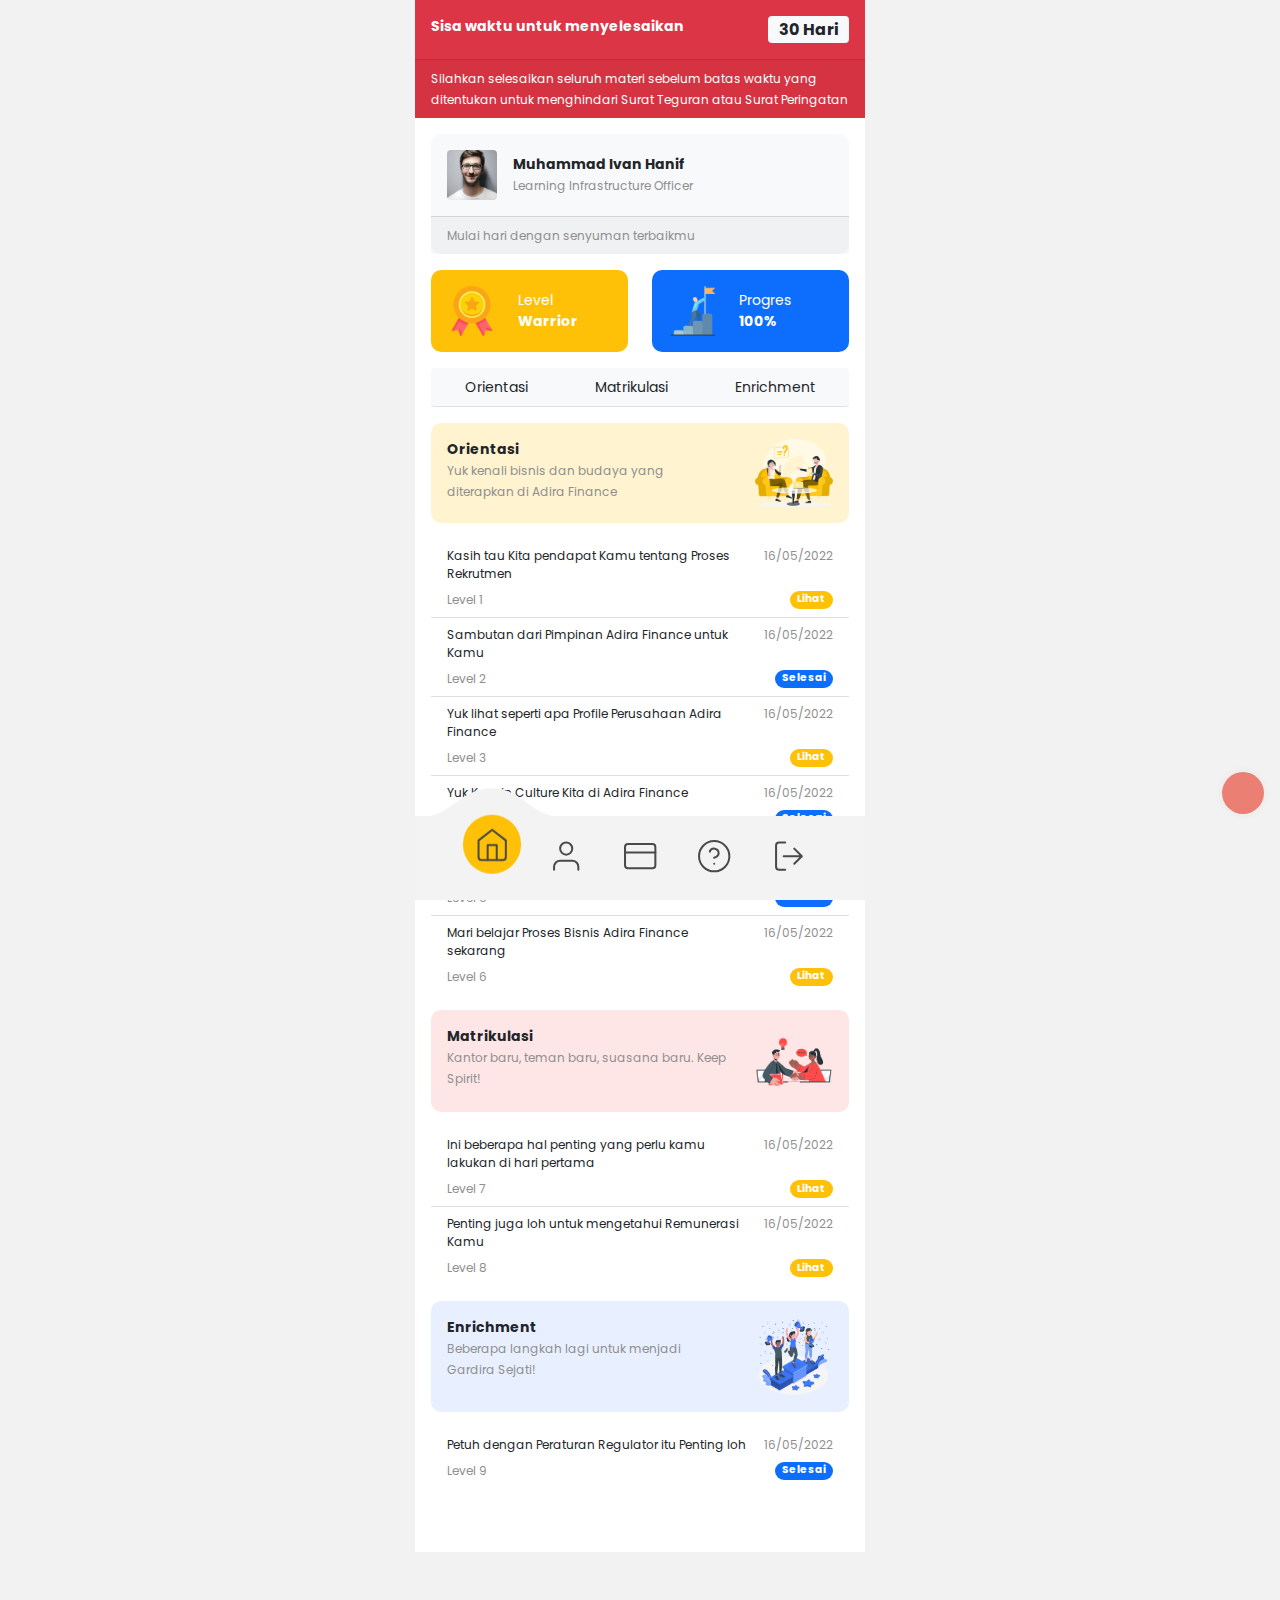
<file: index.html>
<!DOCTYPE html>
<html lang="en">

<head>
    <title>Home</title>
    <meta charset="UTF-8">
    <meta http-equiv="X-UA-Compatible" content="IE=edge">
    <meta name="viewport" content="width=device-width, initial-scale=1.0">
    <link rel="icon" type="image/x-icon" href="assets/img/gboard-logo.png">

    <!-- CDN -->
    <link href='https://fonts.googleapis.com/css?family=Poppins' rel='stylesheet'>
    <link rel="stylesheet" href="https://cdnjs.cloudflare.com/ajax/libs/animate.css/4.1.1/animate.min.css">
    <link rel="stylesheet" href="https://cdn.jsdelivr.net/npm/bootstrap-icons@1.8.3/font/bootstrap-icons.css">

    <!-- CSS -->
    <link rel="stylesheet" href="bootstrap/css/bootstrap.min.css">
    <link rel="stylesheet" href="assets/css/style.css">
    <link rel="stylesheet" href="assets/css/menu.css">
    <link rel="stylesheet" href="assets/css/scroll-up-button.css">

    <!-- CUSTOM CSS -->
    <style>
        .img-photo {
            width: 50px;
            height: 50px;
            object-fit: cover;
        }
    </style>
</head>

<body>
    <!-- WARNING BATAS PENGERJAAN -->
    <div class="card border-0 bg-danger rounded-0 text-white" style="max-width: 450px; margin:auto;">
        <div class="card-body d-flex justify-content-between fw-bold">
            Sisa waktu untuk menyelesaikan<span class="badge bg-light text-dark fs-6">30 Hari</span>
        </div>
        <div class="card-footer">
            <small class="text-white">Silahkan selesaikan seluruh materi sebelum batas waktu yang ditentukan
                untuk menghindari Surat Teguran atau Surat Peringatan</small>
        </div>
    </div>



    <div class="container p-3 mb-5">
        <!-- SCROLL UP BUTTON -->
        <a href="#" id="toTopBtn" class="rounded-circle cd-top text-replace js-cd-top cd-top--is-visible cd-top--fade-out"
            data-abc="true"></a>

        <!-- MENU -->
        <div class="row">
            <div class="col-12">
                <div class="fixed-bottom">
                    <menu class="menu">

                        <button class="menu__item active" style="--bgColorItem: #ffc107;">
                            <a href="index.html">
                                <svg class="icon" viewBox="0 0 24 24">
                                    <path d="M3 9l9-7 9 7v11a2 2 0 0 1-2 2H5a2 2 0 0 1-2-2z"></path>
                                    <polyline points="9 22 9 12 15 12 15 22"></polyline>
                                </svg>
                            </a>
                        </button>

                        <button class="menu__item" style="--bgColorItem: #ffc107;">
                            <a href="profile.html">
                                <svg class="icon" viewBox="0 0 24 24">
                                    <path d="M20 21v-2a4 4 0 0 0-4-4H8a4 4 0 0 0-4 4v2"></path>
                                    <circle cx="12" cy="7" r="4"></circle>
                                </svg>
                            </a>
                        </button>

                        <button class="menu__item" style="--bgColorItem: #ffc107;">
                            <a href="ecard.html">
                                <svg class="icon" viewBox="0 0 24 24">
                                    <rect x="2" y="4" width="20" height="16" rx="2" />
                                    <path d="M7 15h0M2 9.5h20" />
                                </svg>
                            </a>
                        </button>

                        <button class="menu__item" style="--bgColorItem: #ffc107;">
                            <a href="faq.html">
                                <svg class="icon" viewBox="0 0 24 24">
                                    <circle cx="12" cy="12" r="10"></circle>
                                    <path d="M9.09 9a3 3 0 0 1 5.83 1c0 2-3 3-3 3"></path>
                                    <line x1="12" y1="17" x2="12.01" y2="17"></line>
                                </svg>
                            </a>
                        </button>

                        <button class="menu__item" style="--bgColorItem:#ffc107;">
                            <a href="signin.html">
                                <svg class="icon" viewBox="0 0 24 24">
                                    <path d="M10 3H6a2 2 0 0 0-2 2v14c0 1.1.9 2 2 2h4M16 17l5-5-5-5M19.8 12H9" />
                                </svg>
                            </a>
                        </button>

                        <div class="menu__border"></div>

                    </menu>

                    <div class="svg-container">
                        <svg viewBox="0 0 202.9 45.5">
                            <clipPath id="menu" clipPathUnits="objectBoundingBox"
                                transform="scale(0.0049285362247413 0.021978021978022)">
                                <path d="M6.7,45.5c5.7,0.1,14.1-0.4,23.3-4c5.7-2.3,9.9-5,18.1-10.5c10.7-7.1,11.8-9.2,20.6-14.3c5-2.9,9.2-5.2,15.2-7
                              c7.1-2.1,13.3-2.3,17.6-2.1c4.2-0.2,10.5,0.1,17.6,2.1c6.1,1.8,10.2,4.1,15.2,7c8.8,5,9.9,7.1,20.6,14.3c8.3,5.5,12.4,8.2,18.1,10.5
                              c9.2,3.6,17.6,4.2,23.3,4H6.7z" />
                            </clipPath>
                        </svg>
                    </div>
                </div>
            </div>
        </div>

        <!-- USER PROFILE -->
        <div class="row mb-3">
            <div class="col-12">
                <div class="card bg-light border-0">
                    <div class="card-body d-flex justify-content-start">
                        <img class="img-photo rounded" width="50" src="assets/img/man.webp" alt="">
                        <div class="mt-1 ms-3">
                            <b>Muhammad Ivan Hanif</b><br>
                            <small>Learning Infrastructure Officer</small>
                        </div>
                    </div>
                    <div class="card-footer">
                        <small>Mulai hari dengan senyuman terbaikmu</small>
                    </div>
                </div>
            </div>
        </div>

        <!-- LEVEL & PROGRES -->
        <div class="row mb-3">
            <div class="col-6">
                <div class="card border-0 bg-warning text-white">
                    <div class="card-body">
                        <div class="row">
                            <div class="col-4 me-2">
                                <img width="50" src="assets/img/medal.png" alt="">
                            </div>
                            <div class="col-7 mt-1">
                                Level <br>
                                <b>Warrior</b>
                            </div>
                        </div>
                    </div>
                </div>
            </div>
            <div class="col-6">
                <div class="card border-0 h-100 bg-primary text-white">
                    <div class="card-body">
                        <div class="row">
                            <div class="col-4 me-2">
                                <img width="50" src="assets/img/goal.png" alt="">
                            </div>
                            <div class="col-7 mt-1">
                                Progres <br>
                                <b>100%</b>
                            </div>
                        </div>
                    </div>
                </div>
            </div>
        </div>

        <!-- MENU PAGE -->
        <div>
            <ul class="nav nav-tabs nav-fill bg-light rounded">
                <li class="nav-item">
                    <a href="#orientation" class="nav-link text-dark">Orientasi</a>
                </li>
                <li class="nav-item">
                    <a href="#matriculation" class="nav-link text-dark">Matrikulasi</a>
                </li>
                <li class="nav-item">
                    <a href="#enrichment" class="nav-link text-dark">Enrichment</a>
                </li>
            </ul>
        </div>

        <!-- ORIENTATION -->
        <div id="orientation" class="row pt-3 mb-3">
            <!-- BANNER -->
            <div class="col-12 mb-3">
                <div class="card border-0" style="background:#fff3d0;">
                    <div class="card-body row">
                        <div class="col-9">
                            <b>Orientasi</b><br>
                            <small>Yuk kenali bisnis dan budaya yang diterapkan di Adira Finance</small>
                        </div>
                        <img class="img-fluid col-3 rounded" width="100" src="assets/img/orientation.png" alt="">
                    </div>
                </div>
            </div>

            <!-- LIST -->
            <div class="col-12">
                <div class="mx-auto list-group list-group-flush">
                    <a href="#" class="list-group-item list-group-item-action" aria-current="true">
                        <div class="d-flex w-100 justify-content-between">
                            <p class="mb-2">Kasih tau Kita pendapat Kamu tentang Proses Rekrutmen</p>
                            <small class="ps-3">16/05/2022</small>
                        </div>
                        <div class="d-flex w-100 justify-content-between">
                            <small>Level 1</small>
                            <span class="badge bg-warning rounded-pill">Lihat</span>
                        </div>
                    </a>
                    <a href="#" class="list-group-item list-group-item-action" aria-current="true">
                        <div class="d-flex w-100 justify-content-between">
                            <p class="mb-2">Sambutan dari Pimpinan Adira Finance untuk Kamu</p>
                            <small class="ps-3">16/05/2022</small>
                        </div>
                        <div class="d-flex w-100 justify-content-between">
                            <small>Level 2</small>
                            <span class="badge bg-primary rounded-pill">Selesai</span>
                        </div>
                    </a>
                    <a href="modul_detail.html" class="list-group-item list-group-item-action" aria-current="true">
                        <div class="d-flex w-100 justify-content-between">
                            <p class="mb-2">Yuk lihat seperti apa Profile Perusahaan Adira Finance</p>
                            <small class="ps-3 ">16/05/2022</small>
                        </div>
                        <div class="d-flex w-100 justify-content-between">
                            <small>Level 3</small>
                            <span class="badge bg-warning rounded-pill">Lihat</span>
                        </div>
                    </a>
                    <a href="#" class="list-group-item list-group-item-action" aria-current="true">
                        <div class="d-flex w-100 justify-content-between">
                            <p class="mb-2">Yuk Kepoin Culture Kita di Adira Finance</p>
                            <small class="ps-3">16/05/2022</small>
                        </div>
                        <div class="d-flex w-100 justify-content-between">
                            <small>Level 4</small>
                            <span class="badge bg-primary rounded-pill">Selesai</span>
                        </div>
                    </a>
                    <a href="#" class="list-group-item list-group-item-action" aria-current="true">
                        <div class="d-flex w-100 justify-content-between">
                            <p class="mb-2">Mari berkenalan dengan Jajaran Direksi Adira Finance</p>
                            <small class="ps-3">16/05/2022</small>
                        </div>
                        <div class="d-flex w-100 justify-content-between">
                            <small>Level 5</small>
                            <span class="badge bg-primary rounded-pill">Selesai</span>
                        </div>
                    </a>
                    <a href="#" class="list-group-item list-group-item-action" aria-current="true">
                        <div class="d-flex w-100 justify-content-between">
                            <p class="mb-2">Mari belajar Proses Bisnis Adira Finance sekarang</p>
                            <small class="ps-3">16/05/2022</small>
                        </div>
                        <div class="d-flex w-100 justify-content-between">
                            <small>Level 6</small>
                            <span class="badge bg-warning rounded-pill">Lihat</span>
                        </div>
                    </a>
                </div>
            </div>
        </div>

        <!-- MATRICULATION -->
        <div id="matriculation" class="row mb-3">
            <!-- BANNER -->
            <div class="col-12 mb-3">
                <div class="card border-0" style="background:#ffe6e6;">
                    <div class="card-body row">
                        <div class="col-9">
                            <b>Matrikulasi</b><br>
                            <small>Kantor baru, teman baru, suasana baru. Keep Spirit!</small>
                        </div>
                        <img class="img-fluid col-3 rounded" width="100" src="assets/img/matriculation.png" alt="">
                    </div>
                </div>
            </div>

            <!-- LIST -->
            <div class="col-12">
                <div class="mx-auto list-group list-group-flush">
                    <a href="#" class="list-group-item list-group-item-action" aria-current="true">
                        <div class="d-flex w-100 justify-content-between">
                            <p class="mb-2">Ini beberapa hal penting yang perlu kamu lakukan di hari pertama</p>
                            <small class="ps-3">16/05/2022</small>
                        </div>
                        <div class="d-flex w-100 justify-content-between">
                            <small>Level 7</small>
                            <span class="badge bg-warning rounded-pill">Lihat</span>
                        </div>
                    </a>
                    <a href="#" class="list-group-item list-group-item-action" aria-current="true">
                        <div class="d-flex w-100 justify-content-between">
                            <p class="mb-2">Penting juga loh untuk mengetahui Remunerasi Kamu</p>
                            <small class="ps-3">16/05/2022</small>
                        </div>
                        <div class="d-flex w-100 justify-content-between">
                            <small>Level 8</small>
                            <span class="badge bg-warning rounded-pill">Lihat</span>
                        </div>
                    </a>
                </div>
            </div>
        </div>

        <!-- ENRICHMENT -->
        <div id="enrichment" class="row mb-5">
            <!-- BANNER -->
            <div class="col-12 mb-3">
                <div class="card border-0" style="background:#e8f0ff;">
                    <div class="card-body row">
                        <div class="col-9">
                            <b>Enrichment</b><br>
                            <small>Beberapa langkah lagi untuk menjadi Gardira Sejati!</small>
                        </div>
                        <img class="img-fluid col-3 rounded" width="100" src="assets/img/enrichment.png" alt="">
                    </div>
                </div>
            </div>

            <!-- LIST -->
            <div class="col-12">
                <div class="mx-auto list-group list-group-flush">
                    <a href="#" class="list-group-item list-group-item-action" aria-current="true">
                        <div class="d-flex w-100 justify-content-between">
                            <p class="mb-2">Petuh dengan Peraturan Regulator itu Penting loh</p>
                            <small class="ps-3">16/05/2022</small>
                        </div>
                        <div class="d-flex w-100 justify-content-between">
                            <small>Level 9</small>
                            <span class="badge bg-primary rounded-pill">Selesai</span>
                        </div>
                    </a>
                </div>
            </div>
        </div>

    </div>
</body>

<!-- CDN -->
<script src="https://code.jquery.com/jquery-3.6.0.min.js"
    integrity="sha256-/xUj+3OJU5yExlq6GSYGSHk7tPXikynS7ogEvDej/m4=" crossorigin="anonymous"></script>

<!-- JS -->
<script src="bootstrap/js/bootstrap.min.js"></script>
<script src="assets/js/index.js"></script>
<script src="assets/js/menu.js"></script>

<!-- CUSTOM JS -->
<script>
    $(document).ready(function () {
        $(window).scroll(function () {
            if ($(this).scrollTop() > 20) {
                $('#toTopBtn').fadeIn();
            } else {
                $('#toTopBtn').fadeOut();
            }
        });

        $('#toTopBtn').click(function () {
            $("html, body").animate({
                scrollTop: 0
            }, 300);
            return false;
        });
    });
</script>

</html>
</file>
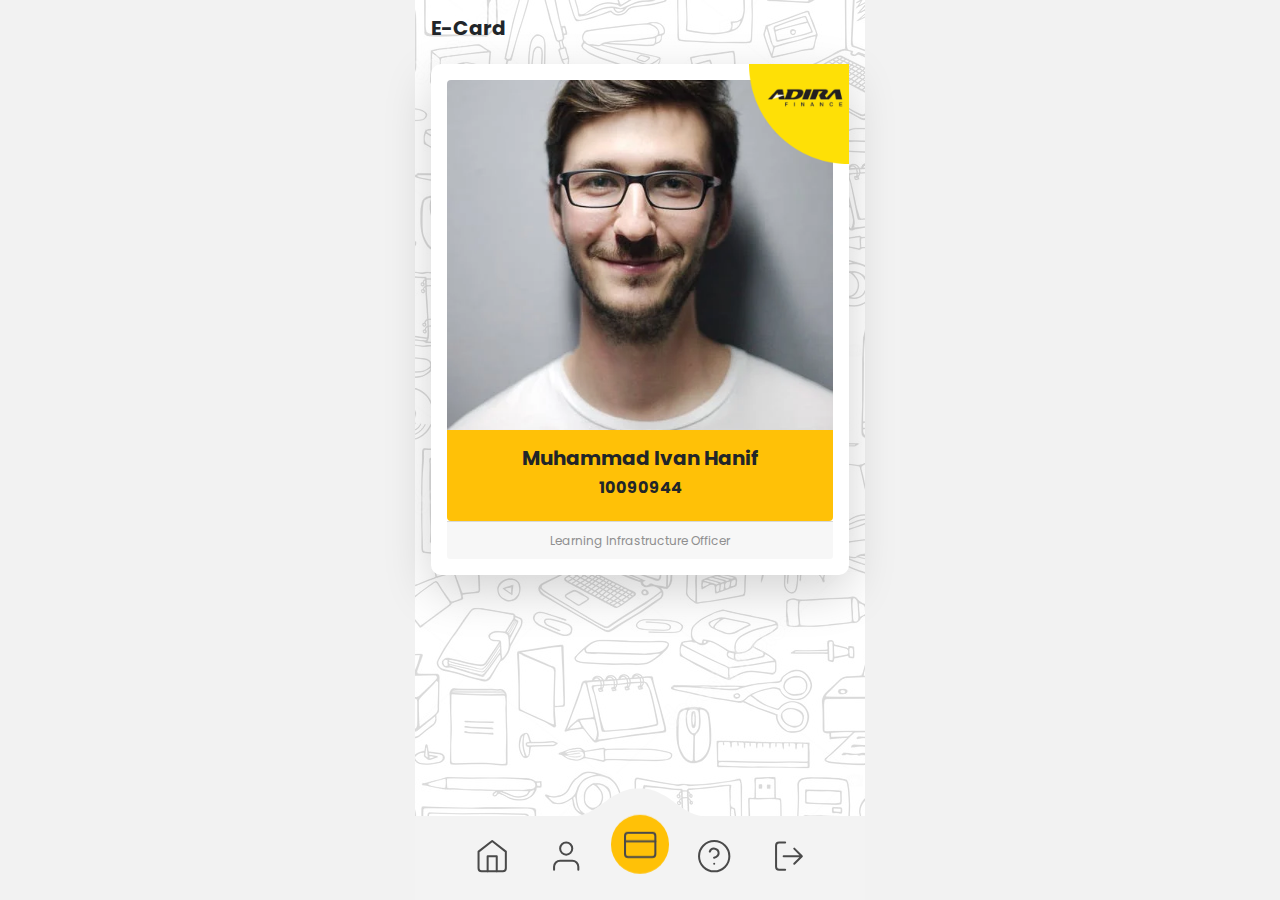
<file: ecard.html>
<!DOCTYPE html>
<html lang="en">

<head>
    <title>E-Card</title>
    <meta charset="UTF-8">
    <meta http-equiv="X-UA-Compatible" content="IE=edge">
    <meta name="viewport" content="width=device-width, initial-scale=1.0">
    <link rel="icon" type="image/x-icon" href="assets/img/gboard-logo.png">

    <!-- CDN -->
    <link href='https://fonts.googleapis.com/css?family=Poppins' rel='stylesheet'>
    <link rel="stylesheet" href="https://cdnjs.cloudflare.com/ajax/libs/animate.css/4.1.1/animate.min.css">
    <link rel="stylesheet" href="https://cdn.jsdelivr.net/npm/bootstrap-icons@1.8.3/font/bootstrap-icons.css">

    <!-- CSS -->
    <link rel="stylesheet" href="bootstrap/css/bootstrap.min.css">
    <link rel="stylesheet" href="assets/css/style.css">
    <link rel="stylesheet" href="assets/css/menu.css">
    <link rel="stylesheet" href="assets/css/scroll-up-button.css">

    <!-- CUSTOM CSS -->
    <style>
        .card-img-top {
            width: 100%;
            height: 35vw;
            object-fit: cover;
        }

        .bg-image {
            background-image: url('assets/img/pattern.png');
        }

        .adira-logo {
            width: 100px;
            height: 100px;
            position: absolute;
            right: 0;
            top: 0;
        }
    </style>
</head>

<body>
    <div class="container vh-100 p-3 bg-image">
        <!-- MENU -->
        <div class="row">
            <div class="col-12">
                <div class="fixed-bottom">
                    <menu class="menu">

                        <button class="menu__item " style="--bgColorItem: #ffc107;">
                            <a href="index.html">
                                <svg class="icon" viewBox="0 0 24 24">
                                    <path d="M3 9l9-7 9 7v11a2 2 0 0 1-2 2H5a2 2 0 0 1-2-2z"></path>
                                    <polyline points="9 22 9 12 15 12 15 22"></polyline>
                                </svg>
                            </a>
                        </button>

                        <button class="menu__item" style="--bgColorItem: #ffc107;">
                            <a href="profile.html">
                                <svg class="icon" viewBox="0 0 24 24">
                                    <path d="M20 21v-2a4 4 0 0 0-4-4H8a4 4 0 0 0-4 4v2"></path>
                                    <circle cx="12" cy="7" r="4"></circle>
                                </svg>
                            </a>
                        </button>

                        <button class="menu__item active" style="--bgColorItem: #ffc107;">
                            <a href="ecard.html">
                                <svg class="icon" viewBox="0 0 24 24">
                                    <rect x="2" y="4" width="20" height="16" rx="2" />
                                    <path d="M7 15h0M2 9.5h20" />
                                </svg>
                            </a>
                        </button>

                        <button class="menu__item" style="--bgColorItem: #ffc107;">
                            <a href="faq.html">
                                <svg class="icon" viewBox="0 0 24 24">
                                    <circle cx="12" cy="12" r="10"></circle>
                                    <path d="M9.09 9a3 3 0 0 1 5.83 1c0 2-3 3-3 3"></path>
                                    <line x1="12" y1="17" x2="12.01" y2="17"></line>
                                </svg>
                            </a>
                        </button>

                        <button class="menu__item" style="--bgColorItem:#ffc107;">
                            <a href="signin.html">
                                <svg class="icon" viewBox="0 0 24 24">
                                    <path d="M10 3H6a2 2 0 0 0-2 2v14c0 1.1.9 2 2 2h4M16 17l5-5-5-5M19.8 12H9" />
                                </svg>
                            </a>
                        </button>

                        <div class="menu__border"></div>

                    </menu>

                    <div class="svg-container">
                        <svg viewBox="0 0 202.9 45.5">
                            <clipPath id="menu" clipPathUnits="objectBoundingBox"
                                transform="scale(0.0049285362247413 0.021978021978022)">
                                <path d="M6.7,45.5c5.7,0.1,14.1-0.4,23.3-4c5.7-2.3,9.9-5,18.1-10.5c10.7-7.1,11.8-9.2,20.6-14.3c5-2.9,9.2-5.2,15.2-7
                              c7.1-2.1,13.3-2.3,17.6-2.1c4.2-0.2,10.5,0.1,17.6,2.1c6.1,1.8,10.2,4.1,15.2,7c8.8,5,9.9,7.1,20.6,14.3c8.3,5.5,12.4,8.2,18.1,10.5
                              c9.2,3.6,17.6,4.2,23.3,4H6.7z" />
                            </clipPath>
                        </svg>
                    </div>
                </div>
            </div>
        </div>

        <!-- E-CARD -->
        <div class="row">
            <div class="col-12">
                <h5 class="fw-bolder mb-4">E-Card</h5>
                <div class="card w-100 bg-white border-0 shadow-lg p-3 mt-4 ecard_animation">
                    <img class="adira-logo" src="assets/img/adira-logo.png" alt="hat">
                    <img style="height: 350px;" src="assets/img/man.webp" class="card-img-top rounded-top">
                    <div class="card-body rounded-bottom bg-warning text-center pb-3 pt-3">
                        <h5 class="card-text fw-bold">Muhammad Ivan Hanif</h5>
                        <h6><b>10090944</b></h6>
                    </div>
                    <div class="card-footer text-center">
                        <small>Learning Infrastructure Officer</small>
                    </div>
                </div>
            </div>
        </div>

    </div>
</body>

<!-- CDN -->
<script src="https://code.jquery.com/jquery-3.6.0.min.js"
    integrity="sha256-/xUj+3OJU5yExlq6GSYGSHk7tPXikynS7ogEvDej/m4=" crossorigin="anonymous"></script>

<!-- JS -->
<script src="bootstrap/js/bootstrap.min.js"></script>
<script src="assets/js/index.js"></script>
<script src="assets/js/menu.js"></script>

</html>
</file>
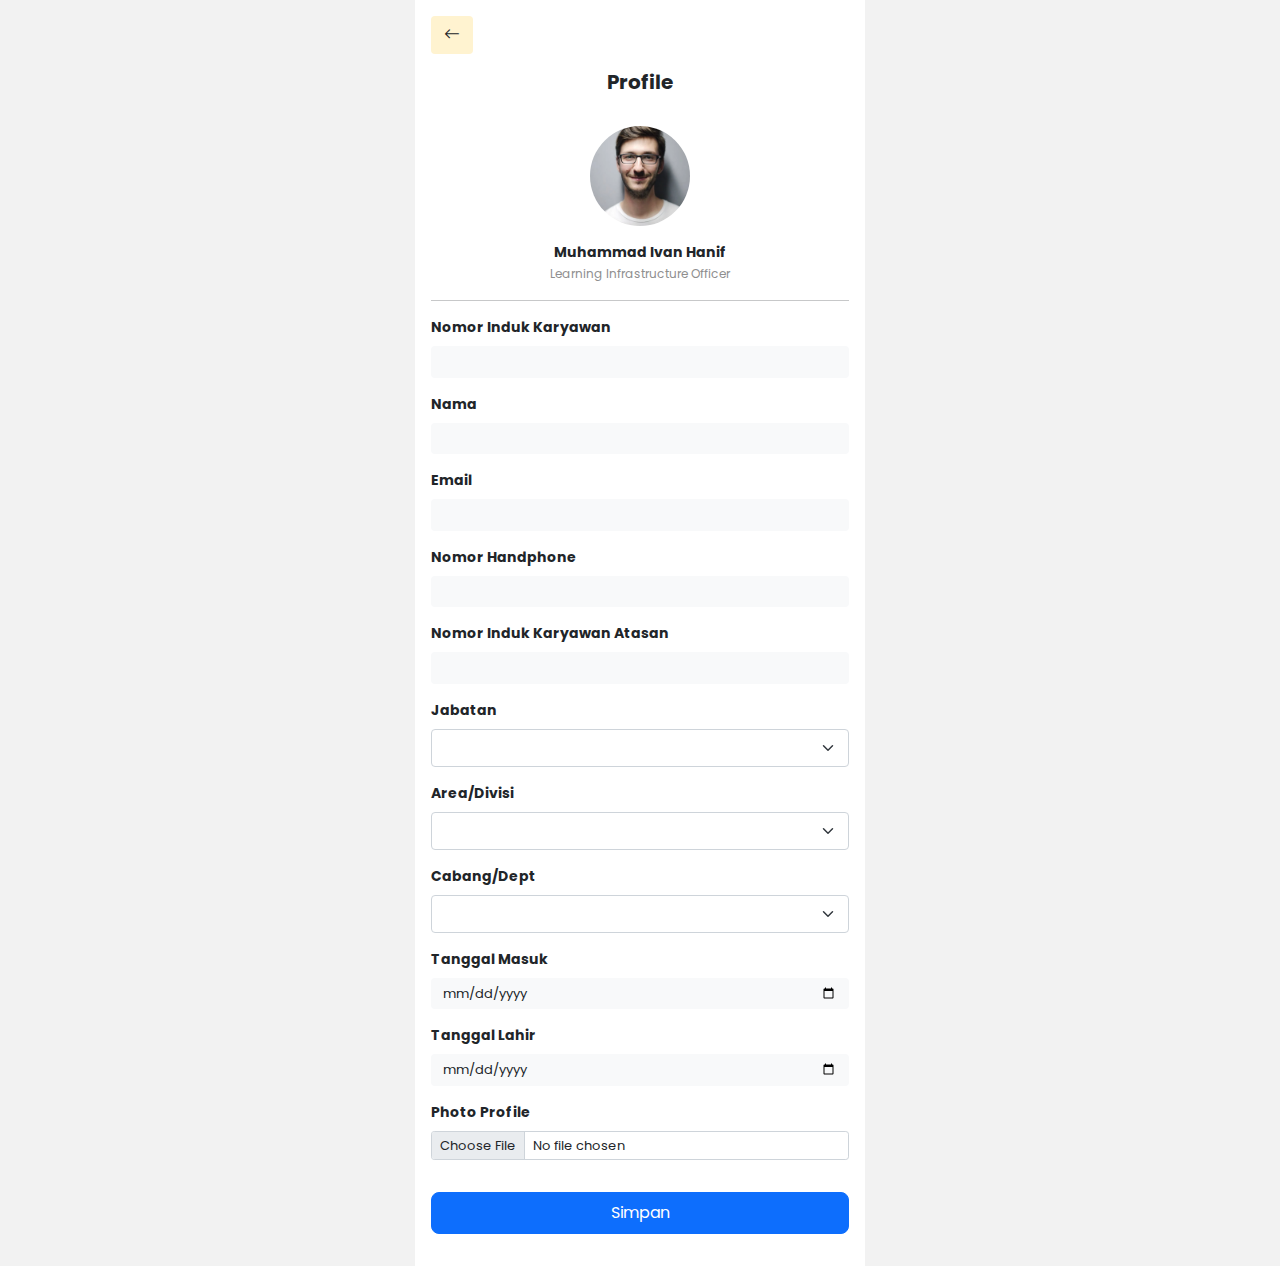
<file: edit_profile.html>
<!DOCTYPE html>
<html lang="en">

<head>
    <title>Edit Profile</title>
    <meta charset="UTF-8">
    <meta http-equiv="X-UA-Compatible" content="IE=edge">
    <meta name="viewport" content="width=device-width, initial-scale=1.0">
    <link rel="icon" type="image/x-icon" href="assets/img/gboard-logo.png">

    <!-- CDN -->
    <link href='https://fonts.googleapis.com/css?family=Poppins' rel='stylesheet'>
    <link rel="stylesheet" href="https://cdnjs.cloudflare.com/ajax/libs/animate.css/4.1.1/animate.min.css">
    <link rel="stylesheet" href="https://cdn.jsdelivr.net/npm/bootstrap-icons@1.8.3/font/bootstrap-icons.css">

    <!-- CSS -->
    <link rel="stylesheet" href="bootstrap/css/bootstrap.min.css">
    <link rel="stylesheet" href="assets/css/style.css">
    <link rel="stylesheet" href="assets/css/menu.css">
    <link rel="stylesheet" href="assets/css/scroll-up-button.css">

    <!-- CUSTOM CSS -->
    <style>
        .card-img-top {
            width: 100%;
            height: 35vw;
            object-fit: cover;
        }
        .img-photo {
            width: 100px;
            height: 100px;
            object-fit: cover;
        }
    </style>
</head>

<body>
    <div class="container p-3">
        <!-- BACK BUTTON -->
        <a href="profile.html" class="btn mb-3" style="background:#fff3d0;"><i
                class="bi bi-arrow-left fw-bolder"></i></a>

        <!-- USER PROFILE -->
        <div class="row">
            <div class="col-12">
                <div class="card border-0">
                    <div class="mb-2 d-flex justify-content-center">
                        <h5 class="fw-bolder">Profile</h5>
                    </div>
                    <div class="text-center">
                        <img class="img-photo rounded-circle mt-3 mb-3" width="90"
                            src="assets/img/man.webp" alt="">
                        <div>
                            <b>Muhammad Ivan Hanif</b><br>
                            <small>Learning Infrastructure Officer</small>
                        </div>
                    </div>
                </div>
            </div>
        </div>
        <hr>

        <!-- EDIT PROFILE -->
        <div class="row">
            <div class="col-12">
                <form class="needs-validation" novalidate>
                    <div class="mb-3">
                        <label for="nik" class="form-label fw-bold">Nomor Induk Karyawan</label>
                        <input type="text" class="form-control border-0 bg-light" id="nik"
                            oninput="this.value = this.value.replace(/[^0-9]/g, '').replace(/(\..*)\./g, '$1');"
                            required>
                        <div class="invalid-feedback">
                            Mohon masukkan nomor induk karyawan
                        </div>
                    </div>
                    <div class="mb-3">
                        <label for="full_name" class="form-label fw-bold">Nama</label>
                        <input type="text" class="form-control border-0 bg-light" id="full_name" required>
                        <div class="invalid-feedback">
                            Mohon masukkan nama lengkap
                        </div>
                    </div>
                    <div class="mb-3">
                        <label for="email" class="form-label fw-bold">Email</label>
                        <input type="email" class="form-control border-0 bg-light" id="email" required>
                        <div class="invalid-feedback">
                            Mohon masukkan email yang valid
                        </div>
                    </div>
                    <div class="mb-3">
                        <label for="phone_number" class="form-label fw-bold">Nomor Handphone</label>
                        <input type="text" class="form-control border-0 bg-light" id="phone_number"
                            oninput="this.value = this.value.replace(/[^0-9]/g, '').replace(/(\..*)\./g, '$1');"
                            minlength="10" required>
                        <div class="invalid-feedback">
                            Mohon masukkan nomor handphone
                        </div>
                    </div>
                    <div class="mb-3">
                        <label for="nik" class="form-label fw-bold">Nomor Induk Karyawan Atasan</label>
                        <input type="text" class="form-control border-0 bg-light" id="nik"
                            oninput="this.value = this.value.replace(/[^0-9]/g, '').replace(/(\..*)\./g, '$1');"
                            required>
                        <div class="invalid-feedback">
                            Mohon masukkan nomor induk karyawan atasan
                        </div>
                    </div>
                    <div class="mb-3">
                        <label for="area" class="form-label fw-bold">Jabatan</label>
                        <select class="form-select select-jabatan" id="jabatan" data-placeholder="Pilih Jabatan"
                            required>
                            <option></option>
                            <option>Staff</option>
                        </select>
                        <div class="invalid-feedback">
                            Mohon pilih jabatan
                        </div>
                    </div>
                    <div class="mb-3">
                        <label for="area" class="form-label fw-bold">Area/Divisi</label>
                        <select class="form-select select-area" id="area" data-placeholder="Pilih Area/Divisi" required>
                            <option></option>
                            <option>Head Office</option>
                            <option>Bali Regional</option>
                        </select>
                        <div class="invalid-feedback">
                            Mohon pilih area/divisi
                        </div>
                    </div>
                    <div class="mb-3">
                        <label for="area" class="form-label fw-bold">Cabang/Dept</label>
                        <select class="form-select select-cabang" id="cabang" data-placeholder="Pilih Cabang/Dept"
                            required>
                            <option></option>
                            <option>Head Office</option>
                        </select>
                        <div class="invalid-feedback">
                            Mohon pilih cabang/dept
                        </div>
                    </div>
                    <div class="mb-3">
                        <label for="join_date" class="form-label fw-bold">Tanggal Masuk</label>
                        <input type="date" class="form-control border-0 bg-light" id="join_date" required>
                        <div class="invalid-feedback">
                            Mohon masukkan tanggal masuk
                        </div>
                    </div>
                    <div class="mb-3">
                        <label for="birth_date" class="form-label fw-bold">Tanggal Lahir</label>
                        <input type="date" class="form-control border-0 bg-light" id="birth_date" required>
                        <div class="invalid-feedback">
                            Mohon masukkan tanggal lahir
                        </div>
                    </div>
                    <div class="mb-3">
                        <label for="photo" class="form-label fw-bold">Photo Profile</label>
                        <input class="form-control form-control-sm" id="photo" type="file">
                    </div>
                    <button type="submit" data-bs-toggle="modal" data-bs-target="#modalRegister"
                        class="btn btn-lg btn-primary text-white fs-6 mt-3 mb-3 col-12"
                        style="border-radius: 8px;">Simpan</button>
                </form>
            </div>
        </div>

    </div>
</body>

<!-- CDN -->
<script src="https://code.jquery.com/jquery-3.6.0.min.js"
    integrity="sha256-/xUj+3OJU5yExlq6GSYGSHk7tPXikynS7ogEvDej/m4=" crossorigin="anonymous"></script>

<!-- JS -->
<script src="bootstrap/js/bootstrap.min.js"></script>
<script src="assets/js/index.js"></script>
<script src="assets/js/menu.js"></script>

<!-- CUSTOM JS -->
<!-- Select 2  Usage-->
<script>
    $('#area').select2({
        theme: "bootstrap-5",
        width: $(this).data('width') ? $(this).data('width') : $(this).hasClass('w-100') ? '100%' : 'style',
        placeholder: $(this).data('placeholder'),
    });
    $('#cabang').select2({
        theme: "bootstrap-5",
        width: $(this).data('width') ? $(this).data('width') : $(this).hasClass('w-100') ? '100%' : 'style',
        placeholder: $(this).data('placeholder'),
    });
    $('#jabatan').select2({
        theme: "bootstrap-5",
        width: $(this).data('width') ? $(this).data('width') : $(this).hasClass('w-100') ? '100%' : 'style',
        placeholder: $(this).data('placeholder'),
    });
</script>

<!-- Validation -->
<script>
    // Example starter JavaScript for disabling form submissions if there are invalid fields
    (function () {
        'use strict'

        // Fetch all the forms we want to apply custom Bootstrap validation styles to
        var forms = document.querySelectorAll('.needs-validation')

        // Loop over them and prevent submission
        Array.prototype.slice.call(forms)
            .forEach(function (form) {
                form.addEventListener('submit', function (event) {
                    if (!form.checkValidity()) {
                        event.preventDefault()
                        event.stopPropagation()
                    }

                    form.classList.add('was-validated')
                }, false)
            })
    })()
</script>

</html>
</file>
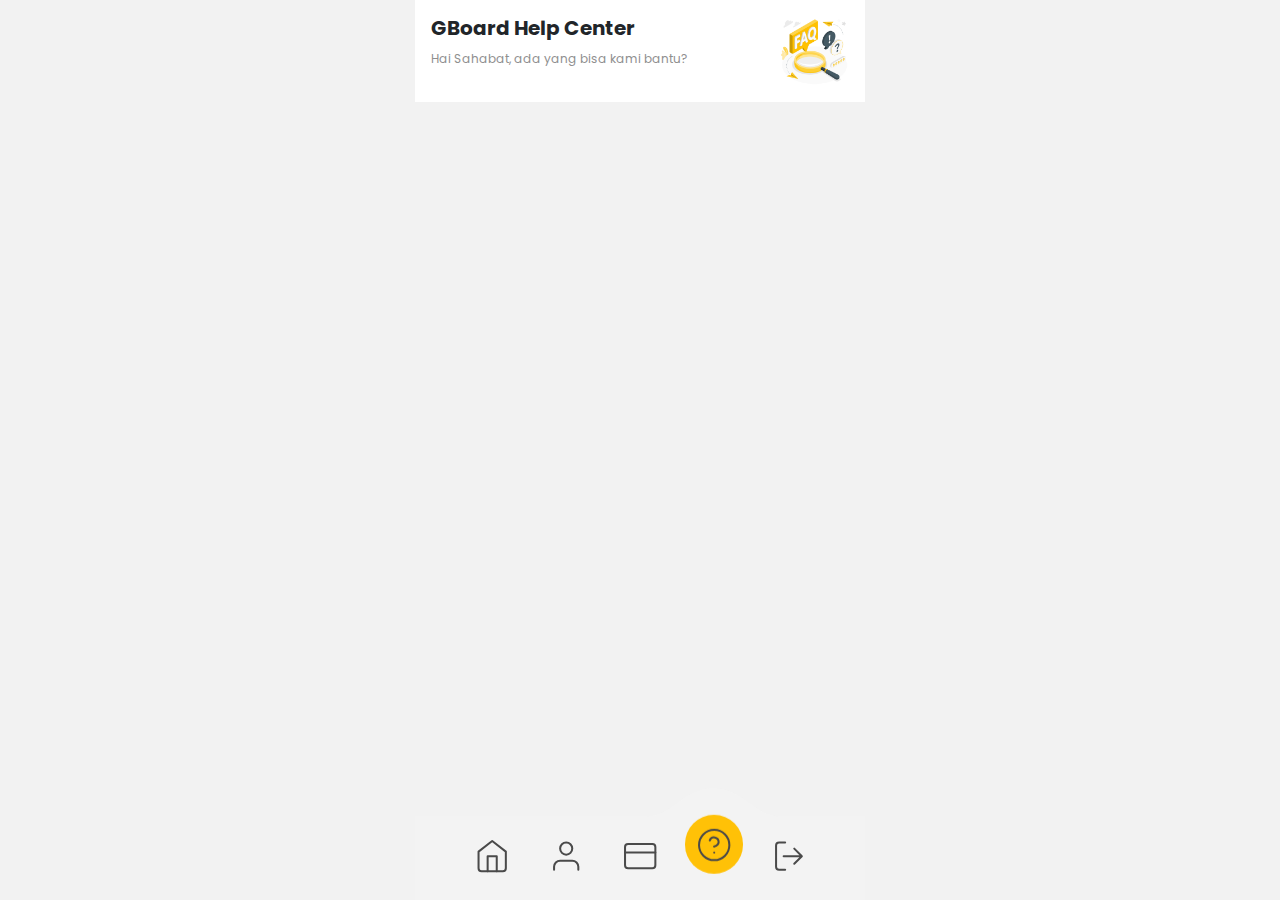
<file: faq.html>
<!DOCTYPE html>
<html lang="en">

<head>
    <title>FAQ</title>
    <meta charset="UTF-8">
    <meta http-equiv="X-UA-Compatible" content="IE=edge">
    <meta name="viewport" content="width=device-width, initial-scale=1.0">
    <link rel="icon" type="image/x-icon" href="assets/img/gboard-logo.png">

    <!-- CDN -->
    <link href='https://fonts.googleapis.com/css?family=Poppins' rel='stylesheet'>
    <link rel="stylesheet" href="https://cdnjs.cloudflare.com/ajax/libs/animate.css/4.1.1/animate.min.css">
    <link rel="stylesheet" href="https://cdn.jsdelivr.net/npm/bootstrap-icons@1.8.3/font/bootstrap-icons.css">

    <!-- CSS -->
    <link rel="stylesheet" href="bootstrap/css/bootstrap.min.css">
    <link rel="stylesheet" href="assets/css/style.css">
    <link rel="stylesheet" href="assets/css/menu.css">
    <link rel="stylesheet" href="assets/css/scroll-up-button.css">

    <!-- CUSTOM CSS -->
    <style>
        .card-img-top {
            width: 100%;
            height: 35vw;
            object-fit: cover;
        }
    </style>
</head>

<body>
    <div class="container p-3 mb-5">
        <!-- MENU -->
        <div class="row">
            <div class="col-12">
                <div class="fixed-bottom">
                    <menu class="menu">

                        <button class="menu__item " style="--bgColorItem: #ffc107;">
                            <a href="index.html">
                                <svg class="icon" viewBox="0 0 24 24">
                                    <path d="M3 9l9-7 9 7v11a2 2 0 0 1-2 2H5a2 2 0 0 1-2-2z"></path>
                                    <polyline points="9 22 9 12 15 12 15 22"></polyline>
                                </svg>
                            </a>
                        </button>

                        <button class="menu__item" style="--bgColorItem: #ffc107;">
                            <a href="profile.html">
                                <svg class="icon" viewBox="0 0 24 24">
                                    <path d="M20 21v-2a4 4 0 0 0-4-4H8a4 4 0 0 0-4 4v2"></path>
                                    <circle cx="12" cy="7" r="4"></circle>
                                </svg>
                            </a>
                        </button>

                        <button class="menu__item" style="--bgColorItem: #ffc107;">
                            <a href="ecard.html">
                                <svg class="icon" viewBox="0 0 24 24">
                                    <rect x="2" y="4" width="20" height="16" rx="2" />
                                    <path d="M7 15h0M2 9.5h20" />
                                </svg>
                            </a>
                        </button>

                        <button class="menu__item active" style="--bgColorItem: #ffc107;">
                            <a href="faq.html">
                                <svg class="icon" viewBox="0 0 24 24">
                                    <circle cx="12" cy="12" r="10"></circle>
                                    <path d="M9.09 9a3 3 0 0 1 5.83 1c0 2-3 3-3 3"></path>
                                    <line x1="12" y1="17" x2="12.01" y2="17"></line>
                                </svg>
                            </a>
                        </button>

                        <button class="menu__item" style="--bgColorItem:#ffc107;">
                            <a href="signin.html">
                                <svg class="icon" viewBox="0 0 24 24">
                                    <path d="M10 3H6a2 2 0 0 0-2 2v14c0 1.1.9 2 2 2h4M16 17l5-5-5-5M19.8 12H9" />
                                </svg>
                            </a>
                        </button>

                        <div class="menu__border"></div>

                    </menu>

                    <div class="svg-container">
                        <svg viewBox="0 0 202.9 45.5">
                            <clipPath id="menu" clipPathUnits="objectBoundingBox"
                                transform="scale(0.0049285362247413 0.021978021978022)">
                                <path d="M6.7,45.5c5.7,0.1,14.1-0.4,23.3-4c5.7-2.3,9.9-5,18.1-10.5c10.7-7.1,11.8-9.2,20.6-14.3c5-2.9,9.2-5.2,15.2-7
                              c7.1-2.1,13.3-2.3,17.6-2.1c4.2-0.2,10.5,0.1,17.6,2.1c6.1,1.8,10.2,4.1,15.2,7c8.8,5,9.9,7.1,20.6,14.3c8.3,5.5,12.4,8.2,18.1,10.5
                              c9.2,3.6,17.6,4.2,23.3,4H6.7z" />
                            </clipPath>
                        </svg>
                    </div>
                </div>
            </div>
        </div>

        <!-- E-CARD -->
        <div class="row">
            <div class="col-12 d-flex justify-content-between">
                <div>
                    <h5 class="fw-bolder">GBoard Help Center</h5>
                    <small>Hai Sahabat, ada yang bisa kami bantu?</small>
                </div>
                <img src="assets/img/faq.gif" width="70" alt="">
            </div>
        </div>
        
    </div>
</body>

<!-- CDN -->
<script src="https://code.jquery.com/jquery-3.6.0.min.js"
    integrity="sha256-/xUj+3OJU5yExlq6GSYGSHk7tPXikynS7ogEvDej/m4=" crossorigin="anonymous"></script>

<!-- JS -->
<script src="bootstrap/js/bootstrap.min.js"></script>
<script src="assets/js/index.js"></script>
<script src="assets/js/menu.js"></script>

</html>
</file>
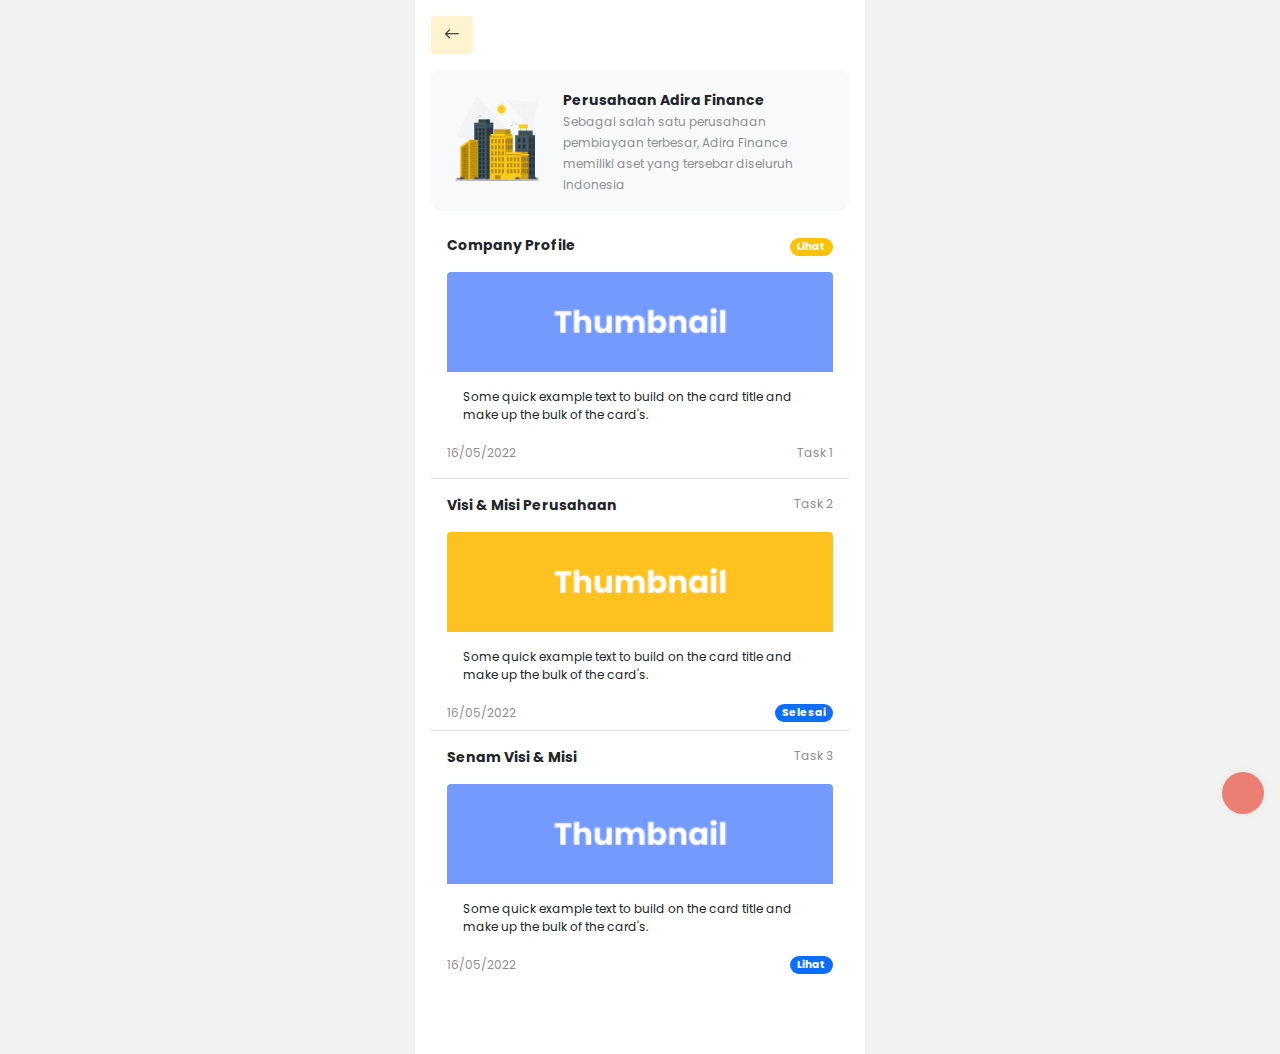
<file: modul_detail.html>
<!DOCTYPE html>
<html lang="en">

<head>
    <title>Detail</title>
    <meta charset="UTF-8">
    <meta http-equiv="X-UA-Compatible" content="IE=edge">
    <meta name="viewport" content="width=device-width, initial-scale=1.0">
    <link rel="icon" type="image/x-icon" href="assets/img/gboard-logo.png">

    <!-- CDN -->
    <link href='https://fonts.googleapis.com/css?family=Poppins' rel='stylesheet'>
    <link rel="stylesheet" href="https://cdnjs.cloudflare.com/ajax/libs/animate.css/4.1.1/animate.min.css">
    <link rel="stylesheet" href="https://cdn.jsdelivr.net/npm/bootstrap-icons@1.8.3/font/bootstrap-icons.css">

    <!-- CSS -->
    <link rel="stylesheet" href="bootstrap/css/bootstrap.min.css">
    <link rel="stylesheet" href="assets/css/style.css">
    <link rel="stylesheet" href="assets/css/menu.css">
    <link rel="stylesheet" href="assets/css/scroll-up-button.css">

    <!-- CUSTOM CSS -->
    <style>
        .card-img-top {
            width: 100%;
            height: 35vw;
            object-fit: cover;
        }
    </style>
</head>

<body>
    <div class="container p-3">
        <!-- BACK BUTTON -->
        <a href="index.html" class="btn mb-3" style="background:#fff3d0;"><i class="bi bi-arrow-left fw-bolder"></i></a>

        <!-- SCROLL UP BUTTON -->
        <a href="#" id="toTopBtn"
            class="rounded-circle cd-top text-replace js-cd-top cd-top--is-visible cd-top--fade-out"
            data-abc="true"></a>

        <!-- HEADER -->
        <div class="row mb-3">
            <div class="col-12">
                <div class="card border-0 bg-light">
                    <div class="card-body d-flex justify-content-start">
                        <img class="img-fluid rounded" width="100" src="assets/img/building.png" alt="">
                        <div class="mt-1 ms-3">
                            <b>Perusahaan Adira Finance</b><br>
                            <small>Sebagai salah satu perusahaan pembiayaan terbesar, Adira Finance memiliki aset yang
                                tersebar diseluruh Indonesia</small>
                        </div>
                    </div>
                </div>
            </div>
        </div>

        <div class="row mb-5">
            <div class="col-12">
                <!-- LIST -->
                <div class="col-12">
                    <div class="mx-auto list-group list-group-flush">
                        <a href="#" class="list-group-item list-group-item-action mb-2" aria-current="true">
                            <div class="d-flex w-100 justify-content-between">
                                <b class="mb-2">Company Profile</b>
                                <div>
                                    <span class="badge bg-warning rounded-pill">Lihat</span>
                                </div>
                            </div>
                            <div class="card w-100 bg-white border-0 mt-2 mb-1">
                                <img style="height: 100px;" src="assets/img/thumbnail_1.png"
                                    class="card-img-top rounded-top">
                                <div class="card-body">
                                    <p class="card-text">Some quick example text to build on the card title and make
                                        up the bulk of the card's.</p>
                                </div>
                            </div>
                            <div class="d-flex w-100 justify-content-between mb-2">
                                <small>16/05/2022</small>
                                <small class="ps-3">Task 1</small>
                            </div>
                        </a>
                        <a href="#" class="list-group-item list-group-item-action mb-2" aria-current="true">
                            <div class="d-flex w-100 justify-content-between">
                                <b class="mb-2">Visi & Misi Perusahaan</b>
                                <small class="ps-3">Task 2</small>
                            </div>
                            <div class="card w-100 bg-white border-0 mt-2 mb-1">
                                <img style="height: 100px;" src="assets/img/thumbnail_2.png"
                                    class="card-img-top rounded-top">
                                <div class="card-body">
                                    <p class="card-text">Some quick example text to build on the card title and make
                                        up the bulk of the card's.</p>
                                </div>
                            </div>
                            <div class="d-flex w-100 justify-content-between">
                                <small>16/05/2022</small>
                                <span class="badge bg-primary rounded-pill">Selesai</span>
                            </div>
                        </a>
                        <a href="#" class="list-group-item list-group-item-action mb-2" aria-current="true">
                            <div class="d-flex w-100 justify-content-between">
                                <b class="mb-2">Senam Visi & Misi</b>
                                <small class="ps-3">Task 3</small>
                            </div>
                            <div class="card w-100 bg-white border-0 mt-2 mb-1">
                                <img style="height: 100px;" src="assets/img/thumbnail_1.png"
                                    class="card-img-top rounded-top">
                                <div class="card-body">
                                    <p class="card-text">Some quick example text to build on the card title and make
                                        up the bulk of the card's.</p>
                                </div>
                            </div>
                            <div class="d-flex w-100 justify-content-between">
                                <small>16/05/2022</small>
                                <span class="badge bg-primary rounded-pill">Lihat</span>
                            </div>
                        </a>
                    </div>
                </div>
            </div>
        </div>
    </div>
</body>

<!-- CDN -->
<script src="https://code.jquery.com/jquery-3.6.0.min.js"
    integrity="sha256-/xUj+3OJU5yExlq6GSYGSHk7tPXikynS7ogEvDej/m4=" crossorigin="anonymous"></script>

<!-- JS -->
<script src="bootstrap/js/bootstrap.min.js"></script>
<script src="assets/js/index.js"></script>
<script src="assets/js/menu.js"></script>

<!-- CUSTOM JS -->
<script>
    $(document).ready(function () {
        $(window).scroll(function () {
            if ($(this).scrollTop() > 20) {
                $('#toTopBtn').fadeIn();
            } else {
                $('#toTopBtn').fadeOut();
            }
        });

        $('#toTopBtn').click(function () {
            $("html, body").animate({
                scrollTop: 0
            }, 300);
            return false;
        });
    });
</script>

</html>
</file>
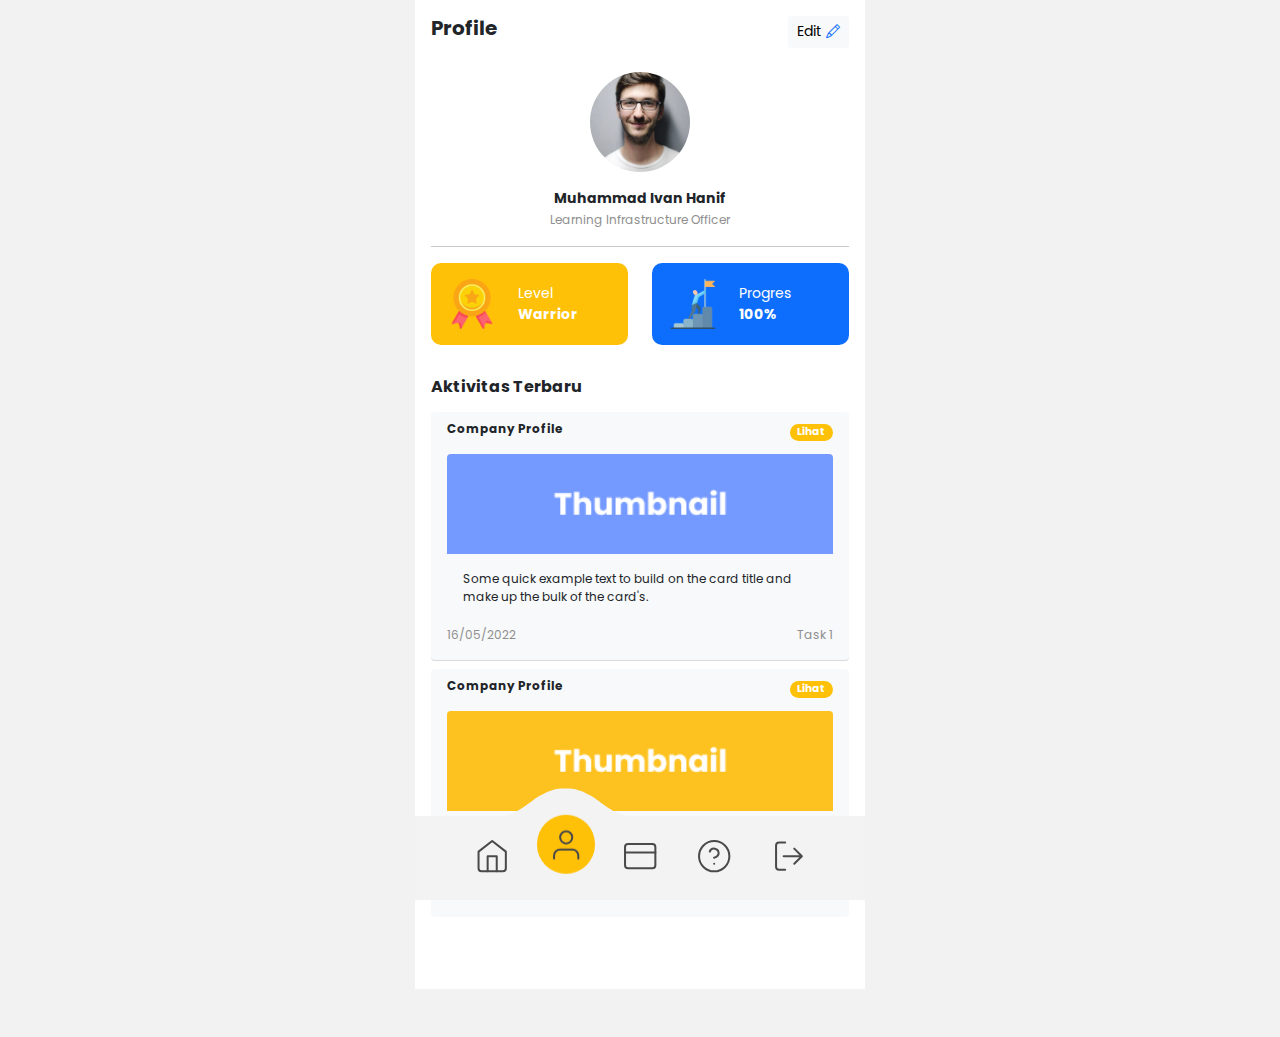
<file: profile.html>
<!DOCTYPE html>
<html lang="en">

<head>
    <title>Profile</title>
    <meta charset="UTF-8">
    <meta http-equiv="X-UA-Compatible" content="IE=edge">
    <meta name="viewport" content="width=device-width, initial-scale=1.0">
    <link rel="icon" type="image/x-icon" href="assets/img/gboard-logo.png">

    <!-- CDN -->
    <link href='https://fonts.googleapis.com/css?family=Poppins' rel='stylesheet'>
    <link rel="stylesheet" href="https://cdnjs.cloudflare.com/ajax/libs/animate.css/4.1.1/animate.min.css">
    <link rel="stylesheet" href="https://cdn.jsdelivr.net/npm/bootstrap-icons@1.8.3/font/bootstrap-icons.css">

    <!-- CSS -->
    <link rel="stylesheet" href="bootstrap/css/bootstrap.min.css">
    <link rel="stylesheet" href="assets/css/style.css">
    <link rel="stylesheet" href="assets/css/menu.css">
    <link rel="stylesheet" href="assets/css/scroll-up-button.css">

    <!-- CUSTOM CSS -->
    <style>
        .card-img-top {
            width: 100%;
            height: 35vw;
            object-fit: cover;
        }
        .img-photo {
            width: 100px;
            height: 100px;
            object-fit: cover;
        }
    </style>
</head>

<body>
    <div class="container p-3 mb-5">
        <!-- MENU -->
        <div class="row">
            <div class="col-12">
                <div class="fixed-bottom">
                    <menu class="menu">

                        <button class="menu__item " style="--bgColorItem: #ffc107;">
                            <a href="index.html">
                                <svg class="icon" viewBox="0 0 24 24">
                                    <path d="M3 9l9-7 9 7v11a2 2 0 0 1-2 2H5a2 2 0 0 1-2-2z"></path>
                                    <polyline points="9 22 9 12 15 12 15 22"></polyline>
                                </svg>
                            </a>
                        </button>

                        <button class="menu__item active" style="--bgColorItem: #ffc107;">
                            <a href="profile.html">
                                <svg class="icon" viewBox="0 0 24 24">
                                    <path d="M20 21v-2a4 4 0 0 0-4-4H8a4 4 0 0 0-4 4v2"></path>
                                    <circle cx="12" cy="7" r="4"></circle>
                                </svg>
                            </a>
                        </button>

                        <button class="menu__item" style="--bgColorItem: #ffc107;">
                            <a href="ecard.html">
                                <svg class="icon" viewBox="0 0 24 24">
                                    <rect x="2" y="4" width="20" height="16" rx="2" />
                                    <path d="M7 15h0M2 9.5h20" />
                                </svg>
                            </a>
                        </button>

                        <button class="menu__item" style="--bgColorItem: #ffc107;">
                            <a href="faq.html">
                                <svg class="icon" viewBox="0 0 24 24">
                                    <circle cx="12" cy="12" r="10"></circle>
                                    <path d="M9.09 9a3 3 0 0 1 5.83 1c0 2-3 3-3 3"></path>
                                    <line x1="12" y1="17" x2="12.01" y2="17"></line>
                                </svg>
                            </a>
                        </button>

                        <button class="menu__item" style="--bgColorItem:#ffc107;">
                            <a href="signin.html">
                                <svg class="icon" viewBox="0 0 24 24">
                                    <path d="M10 3H6a2 2 0 0 0-2 2v14c0 1.1.9 2 2 2h4M16 17l5-5-5-5M19.8 12H9" />
                                </svg>
                            </a>
                        </button>

                        <div class="menu__border"></div>

                    </menu>

                    <div class="svg-container">
                        <svg viewBox="0 0 202.9 45.5">
                            <clipPath id="menu" clipPathUnits="objectBoundingBox"
                                transform="scale(0.0049285362247413 0.021978021978022)">
                                <path d="M6.7,45.5c5.7,0.1,14.1-0.4,23.3-4c5.7-2.3,9.9-5,18.1-10.5c10.7-7.1,11.8-9.2,20.6-14.3c5-2.9,9.2-5.2,15.2-7
                              c7.1-2.1,13.3-2.3,17.6-2.1c4.2-0.2,10.5,0.1,17.6,2.1c6.1,1.8,10.2,4.1,15.2,7c8.8,5,9.9,7.1,20.6,14.3c8.3,5.5,12.4,8.2,18.1,10.5
                              c9.2,3.6,17.6,4.2,23.3,4H6.7z" />
                            </clipPath>
                        </svg>
                    </div>
                </div>
            </div>
        </div>

        <!-- USER PROFILE -->
        <div class="row">
            <div class="col-12">
                <div class="card border-0">
                    <div class="mb-2 d-flex justify-content-between">
                        <h5 class="fw-bolder">Profile</h5>
                        <a href="edit_profile.html" class="btn btn-sm btn-light">Edit <i class="bi bi-pencil text-primary"></i></a>
                    </div>
                    <div class="text-center">
                        <img class="img-photo rounded-circle mt-3 mb-3" width="90"
                            src="assets/img/man.webp" alt="">
                        <div>
                            <b>Muhammad Ivan Hanif</b><br>
                            <small>Learning Infrastructure Officer</small>
                        </div>
                    </div>
                </div>
            </div>
        </div>
        <hr>

        <!-- LEVEL & PROGRES -->
        <div class="row mb-3">
            <div class="col-6">
                <div class="card border-0 bg-warning text-white">
                    <div class="card-body">
                        <div class="row">
                            <div class="col-4 me-2">
                                <img width="50" src="assets/img/medal.png" alt="">
                            </div>
                            <div class="col-7 mt-1">
                                Level <br>
                                <b>Warrior</b>
                            </div>
                        </div>
                    </div>
                </div>
            </div>
            <div class="col-6">
                <div class="card border-0 h-100 bg-primary text-white">
                    <div class="card-body">
                        <div class="row">
                            <div class="col-4 me-2">
                                <img width="50" src="assets/img/goal.png" alt="">
                            </div>
                            <div class="col-7 mt-1">
                                Progres <br>
                                <b>100%</b>
                            </div>
                        </div>
                    </div>
                </div>
            </div>
        </div>

        <!-- RECENT ACTIVITIE -->
        <div class="row mb-5">
            <div class="col-12">
                <h6 class="fw-bolder mb-3 mt-3">Aktivitas Terbaru</h6>
                <div class="mx-auto list-group list-group-flush">
                    <a href="#" class="bg-light rounded list-group-item list-group-item-action mb-2"
                        aria-current="true">
                        <div class="d-flex w-100 justify-content-between">
                            <p class="mb-2 fw-bold">Company Profile</p>
                            <div>
                                <span class="badge bg-warning rounded-pill">Lihat</span>
                            </div>
                        </div>
                        <div class="card w-100 bg-white border-0 mt-2 mb-1">
                            <img style="height: 100px;" src="assets/img/thumbnail_1.png"
                                class="card-img-top rounded-top">
                            <div class="card-body bg-light">
                                <p class="card-text">Some quick example text to build on the card title and make
                                    up the bulk of the card's.</p>
                            </div>
                        </div>
                        <div class="d-flex w-100 justify-content-between mb-2">
                            <small>16/05/2022</small>
                            <small class="ps-3">Task 1</small>
                        </div>
                    </a>
                    <a href="#" class="bg-light rounded list-group-item list-group-item-action mb-2"
                        aria-current="true">
                        <div class="d-flex w-100 justify-content-between">
                            <p class="mb-2 fw-bold">Company Profile</p>
                            <div>
                                <span class="badge bg-warning rounded-pill">Lihat</span>
                            </div>
                        </div>
                        <div class="card w-100 bg-white border-0 mt-2 mb-1">
                            <img style="height: 100px;" src="assets/img/thumbnail_2.png"
                                class="card-img-top rounded-top">
                            <div class="card-body bg-light">
                                <p class="card-text">Some quick example text to build on the card title and make
                                    up the bulk of the card's.</p>
                            </div>
                        </div>
                        <div class="d-flex w-100 justify-content-between mb-2">
                            <small>16/05/2022</small>
                            <small class="ps-3">Task 1</small>
                        </div>
                    </a>
                </div>
            </div>
        </div>

    </div>
</body>

<!-- CDN -->
<script src="https://code.jquery.com/jquery-3.6.0.min.js"
    integrity="sha256-/xUj+3OJU5yExlq6GSYGSHk7tPXikynS7ogEvDej/m4=" crossorigin="anonymous"></script>

<!-- JS -->
<script src="bootstrap/js/bootstrap.min.js"></script>
<script src="assets/js/index.js"></script>
<script src="assets/js/menu.js"></script>

</html>
</file>
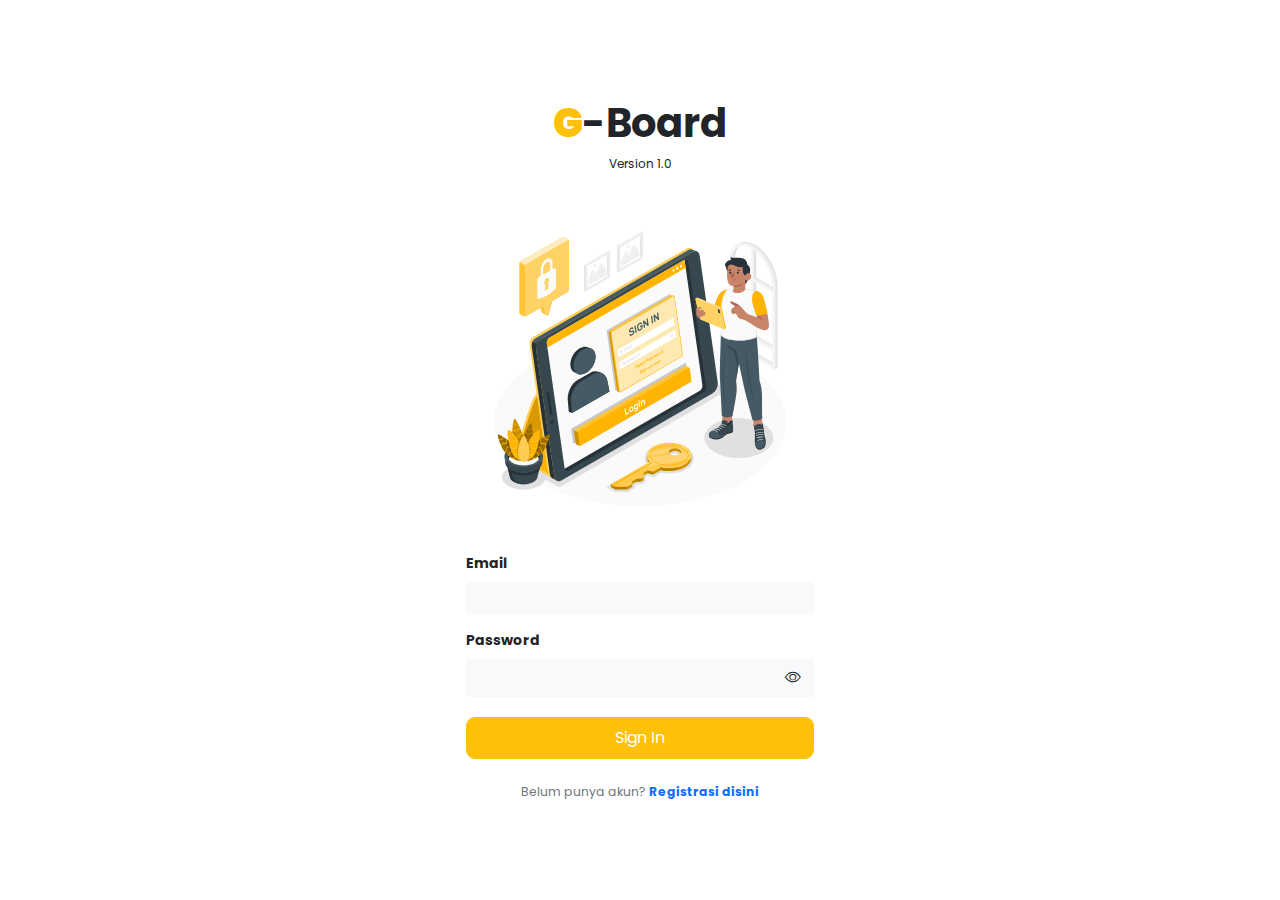
<file: signin.html>
<!DOCTYPE html>
<html lang="en">
<head>
    <title>Sign In</title>
    <meta charset="UTF-8">
    <meta http-equiv="X-UA-Compatible" content="IE=edge">
    <meta name="viewport" content="width=device-width, initial-scale=1.0">
    <link rel="icon" type="image/x-icon" href="assets/img/gboard-logo.png">

    <!-- CDN -->
    <link href='https://fonts.googleapis.com/css?family=Poppins' rel='stylesheet'>
    <link rel="stylesheet" href="https://cdnjs.cloudflare.com/ajax/libs/animate.css/4.1.1/animate.min.css">
    <link rel="stylesheet" href="https://cdn.jsdelivr.net/npm/bootstrap-icons@1.8.3/font/bootstrap-icons.css">

    <!-- CSS -->
    <link rel="stylesheet" href="bootstrap/css/bootstrap.min.css">
    <link rel="stylesheet" href="assets/css/style.css">
</head>
<body>
    <div class="container signin_animation vh-100 d-flex justify-content-center align-items-center">
        <div class="row">
            <div class="col-12">
                <div class="card border-0 rounded-3">
                    <div class="card-body">
                        <div class="text-center">
                            <h1 class="fw-bold"><b class="text-warning">G</b>-Board</h1>
                            <p>Version 1.0</p>
                        </div>
                        <img src="assets/img/login-icon.svg" class="card-img-top mb-3 p-4" alt="">
                        <form class="needs-validation" novalidate>
                            <div class="mb-3">
                                <label for="email" class="form-label fw-bold">Email</label>
                                <input type="email" class="form-control border-0 bg-light" id="email" required>
                                <div class="invalid-feedback">
                                    Mohon masukkan email yang valid
                                </div>
                            </div>
                            <div class="mb-3">
                                <label for="password" class="form-label fw-bold">Password</label>
                                <div class="input-group mb-3">
                                    <input id="password" type="password" name="password" class="form-control border-0 bg-light" required>
                                    <span  class="btn bg-light"><i id="togglePassword" class="bi bi-eye"></i></span >
                                    <div class="invalid-feedback">
                                        Mohon masukkan password yang valid
                                    </div>
                                </div>
                            </div>
                            <a href="index.html" class="btn btn-lg btn-warning p-2 fs-6 col-12 mt-1 text-white" style="border-radius: 9px;">Sign In</a>
                            <div class="text-center mt-4">
                                <div class="form-text" for="registration">Belum punya akun? <a href="registration.html" class="fw-bold text-decoration-none">Registrasi disini</a> </div>    
                            </div>
                        </form>
                    </div>
                </div>
            </div>
        </div>
    </div>
</body>

<!-- JS -->
<script src="bootstrap/js/bootstrap.min.js"></script>
<script src="assets/js/index.js"></script>

<!-- Validation -->
<script>
    // Example starter JavaScript for disabling form submissions if there are invalid fields
    (function () {
    'use strict'

    // Fetch all the forms we want to apply custom Bootstrap validation styles to
    var forms = document.querySelectorAll('.needs-validation')

    // Loop over them and prevent submission
    Array.prototype.slice.call(forms)
        .forEach(function (form) {
        form.addEventListener('submit', function (event) {
            if (!form.checkValidity()) {
            event.preventDefault()
            event.stopPropagation()
            }

            form.classList.add('was-validated')
        }, false)
        })
    })()
</script>
</html>
</file>
<file: assets/css/style.css>
@import url('https://fonts.googleapis.com/css?family=Poppins');

html {
    scroll-behavior: smooth;
}

body {
    font-family: 'Poppins'; 
    font-size: 14px;
    background-color: #ffffff;
}

small {
    font-size: 12px;
    color: #8f8f8f;
}

p {
    font-size: 12px;
}

.container {
    max-width: 450px;
    background: white;
}

.card {
    border-radius: 10px;
}

.select-area + .select2-container .select2-selection {
    border: 0;
    background: #f8f9fa
}

.select-cabang + .select2-container .select2-selection {
    border: 0;
    background: #f8f9fa
}

.select-jabatan + .select2-container .select2-selection {
    border: 0;
    background: #f8f9fa
}

.form-control {
    font-size: 13px;
}

.signin_animation {
    animation: fadeInUpBig; 
    animation-duration: 1s;
}

.signup_animation {
    animation: fadeInUpBig; 
    animation-duration: 1s;
}

.ecard_animation {
    animation: slideInUp;
    animation-duration: 1s;
}

.screenloader {
    -webkit-animation: fadeinout 3s linear forwards;
    animation: fadeinout 3s linear forwards;
}

@-webkit-keyframes fadeinout {
    0%,100% { opacity: 0; }
    50% { opacity: 1; }
}

@keyframes fadeinout {
    0%,100% { opacity: 0; }
    50% { opacity: 1; }
}
</file>
<file: assets/css/menu.css>
html {

    box-sizing: border-box;
    --bgColorMenu : #f3f3f3;
    --duration: .7s;    

}

html *,
html *::before,
html *::after {

    box-sizing: inherit;

}

.menu{
    max-width: 450px;
    margin: auto;
    display: flex;
    /* Works well with 100% width  */
    width: 100%;
    font-size: 1em;
    padding: 1em 2.85em;
    position: relative;
    align-items: center;
    justify-content: center;
    background-color: var(--bgColorMenu);
    
}

.menu__item{
    
    all: unset;
    flex-grow: 1;
    z-index: 100;
    display: flex;
    cursor: pointer;
    position: relative;
    border-radius: 50%;
    align-items: center;
    will-change: transform;
    justify-content: center;
    padding: 0.55em 0 0.85em;
    transition: transform var(--timeOut , var(--duration));
    
}

.menu__item::before{
    
    content: "";
    z-index: -1;
    width: 4.2em;
    height: 4.2em;
    border-radius: 50%;
    position: absolute;
    transform: scale(0);
    transition: background-color var(--duration), transform var(--duration);
    
}


.menu__item.active {

    transform: translate3d(0, -.8em , 0);

}

.menu__item.active::before{
    
    transform: scale(1);
    background-color: var(--bgColorItem);

}

.icon{
    width: 2.6em;
    height: 2.6em;
    stroke: #4a4a4a;
    fill: transparent;
    stroke-width: 1pt;
    stroke-miterlimit: 10;
    stroke-linecap: round;
    stroke-linejoin: round;
    stroke-dasharray: 400;
    
}

.menu__item.active .icon {

    animation: strok 1.5s reverse;
    
}

@keyframes strok {

    100% {

        stroke-dashoffset: 400;

    }

}

.menu__border{

    left: 0;
    bottom: 99%;
    width: 10.9em;
    height: 2.4em;
    position: absolute;
    clip-path: url(#menu);
    will-change: transform;
    background-color: var(--bgColorMenu);
    transition: transform var(--timeOut , var(--duration));
    
}

.svg-container {

    width: 0;
    height: 0;
}


@media screen and (max-width: 50em) {
    .menu{
        font-size: .8em;
    }
}
</file>
<file: assets/css/scroll-up-button.css>
body{
    background-color:#f2f2f2;
}

.scroll{
    color:#fff;
    margin-top:100px;
}

#toTopBtn {
    position: fixed;
    bottom: 86px;
    right: 16px;
    z-index: 98;
    padding: 21px;
    background-color: hsla(5,76%,62%,.8);
    
}

.js .cd-top--fade-out {
    opacity: .5;
}

.js .cd-top--is-visible {
    visibility: visible;
    opacity: 1;
}

.js .cd-top {
    visibility: hidden;
    opacity: 0;
    transition: opacity .3s,visibility .3s,background-color .3s;
}

.cd-top {
    position: fixed;
    bottom: 20px;
    bottom: var(--cd-back-to-top-margin);
    right: 20px;
    right: var(--cd-back-to-top-margin);
    display: inline-block;
    height: 40px;
    height: var(--cd-back-to-top-size);
    width: 40px;
    width: var(--cd-back-to-top-size);
    box-shadow: 0 0 10px rgba(0,0,0,.05) !important;
    background: url(https://res.cloudinary.com/dxfq3iotg/image/upload/v1571057658/cd-top-arrow.svg) no-repeat center 50%;
    background-color: hsla(5,76%,62%,.8);
    background-color: hsla(var(--cd-color-3-h),var(--cd-color-3-s),var(--cd-color-3-l),0.8);
}

.height{
    height:3000px;
}
</file>
